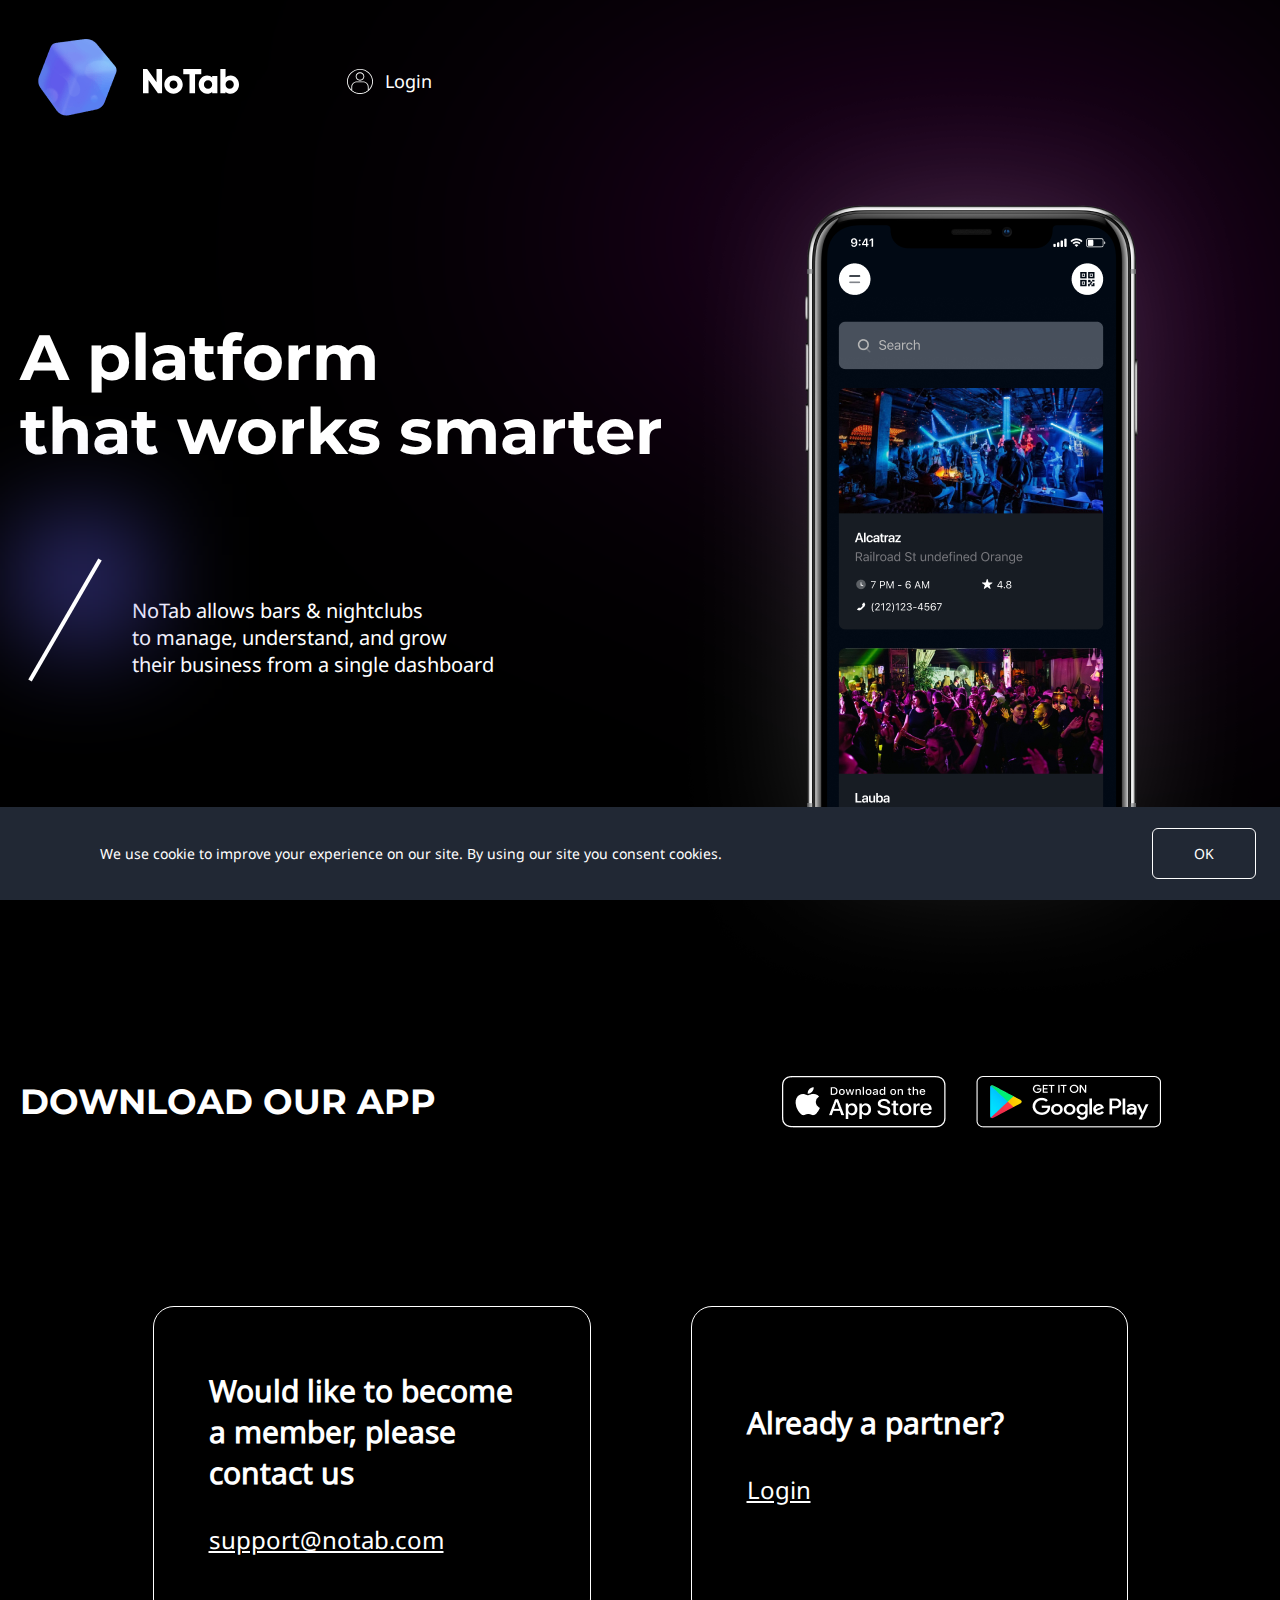
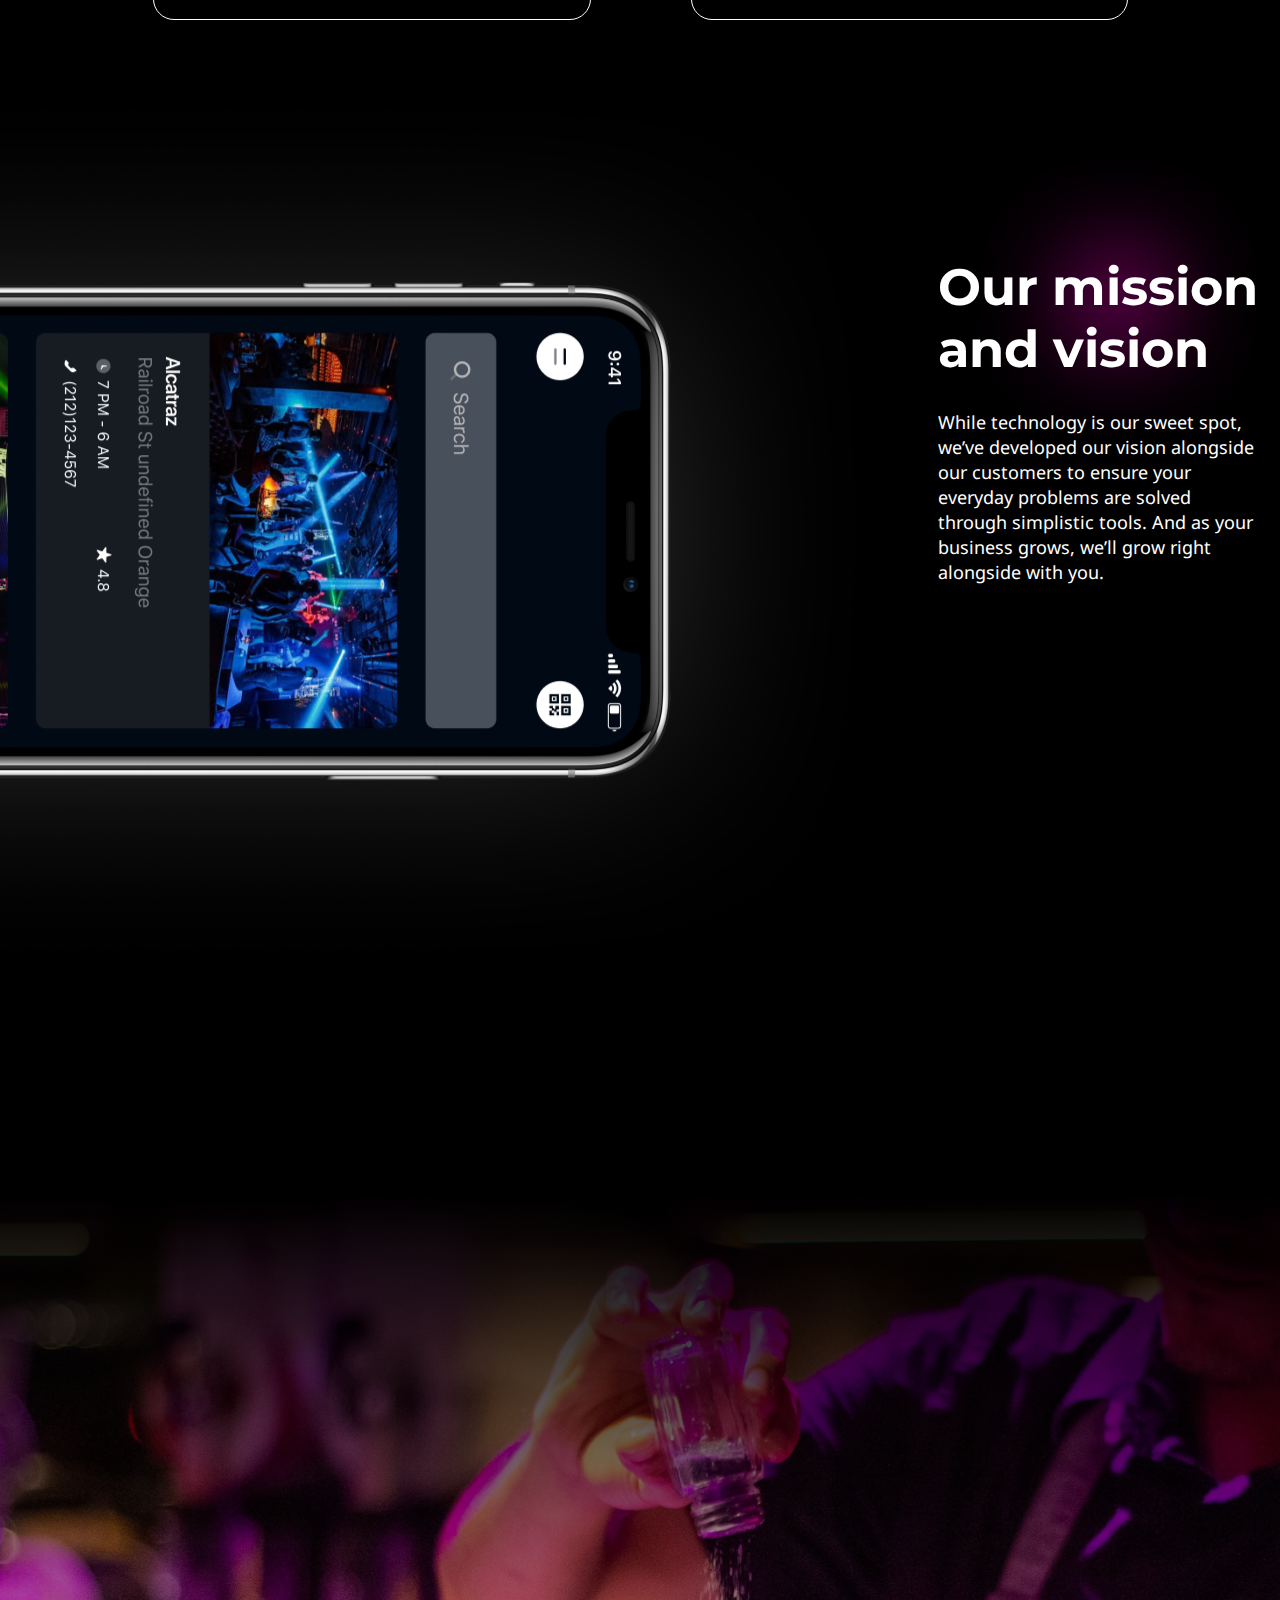
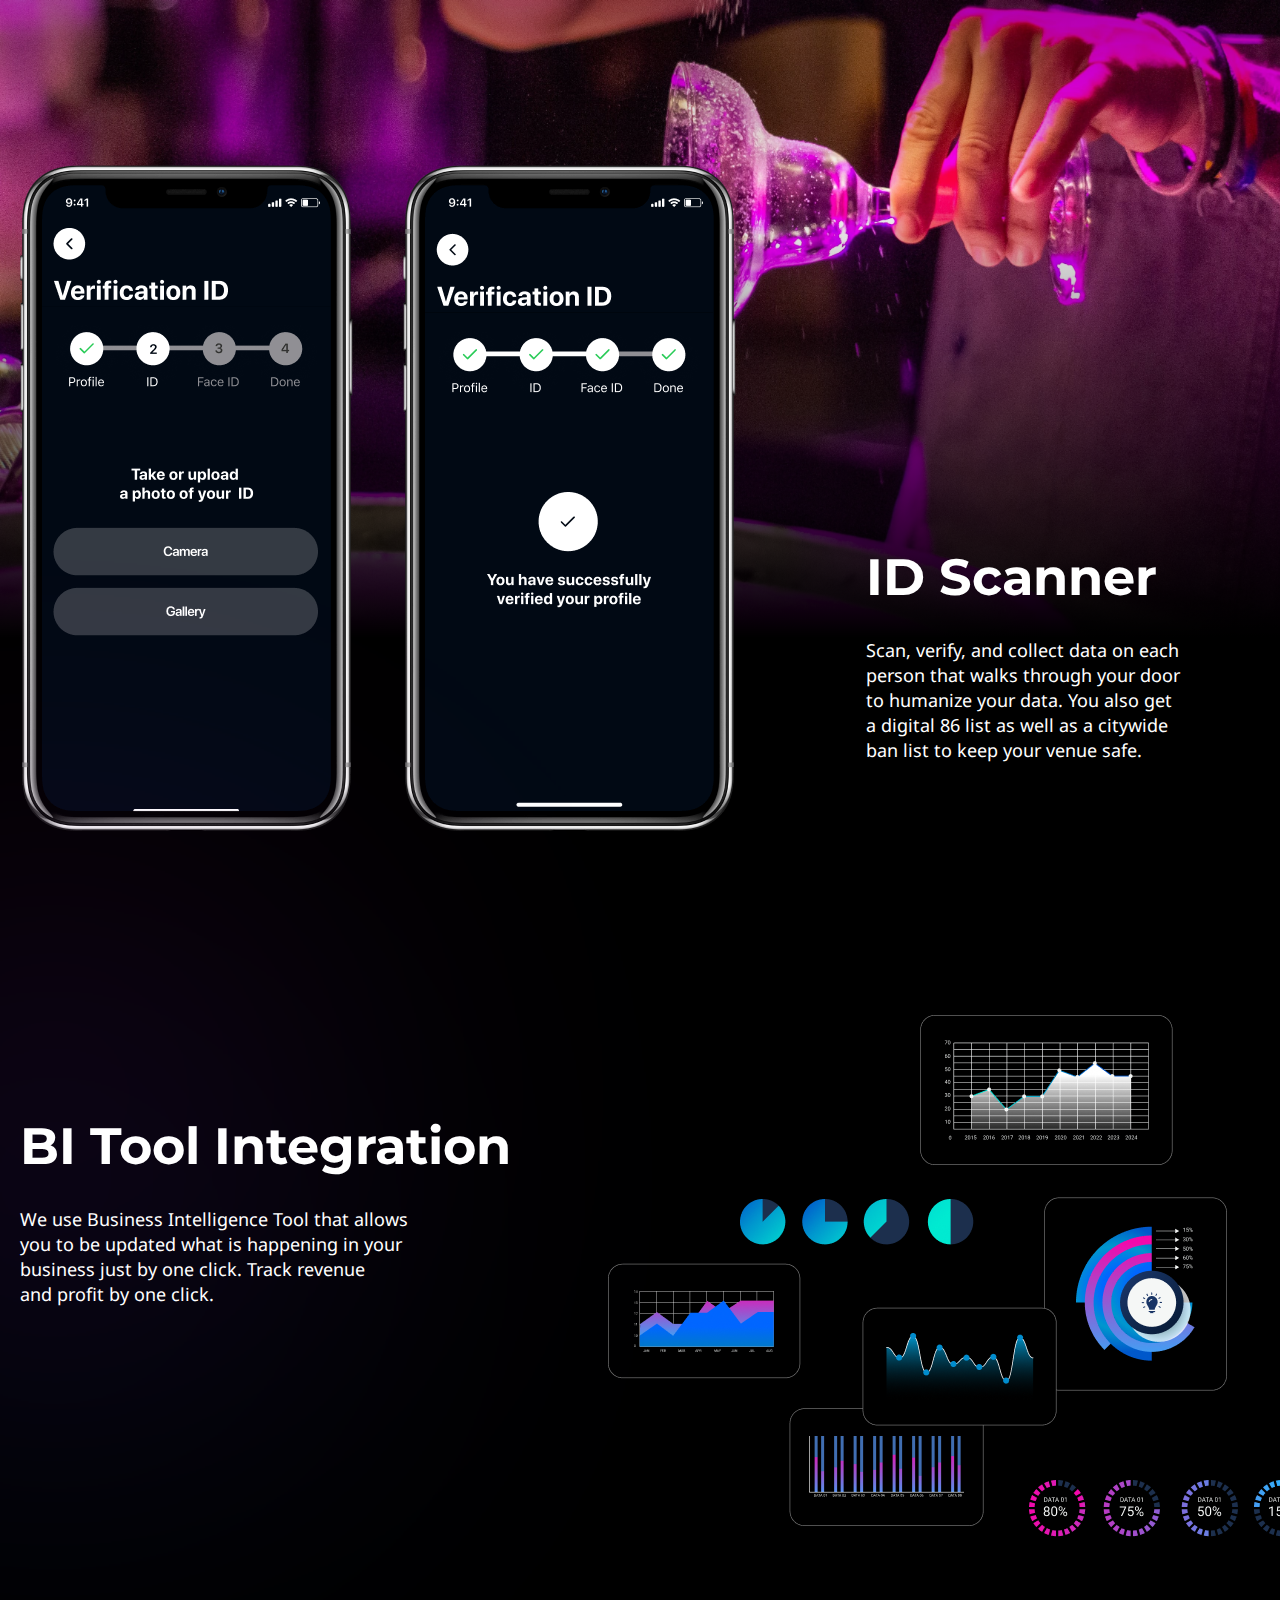
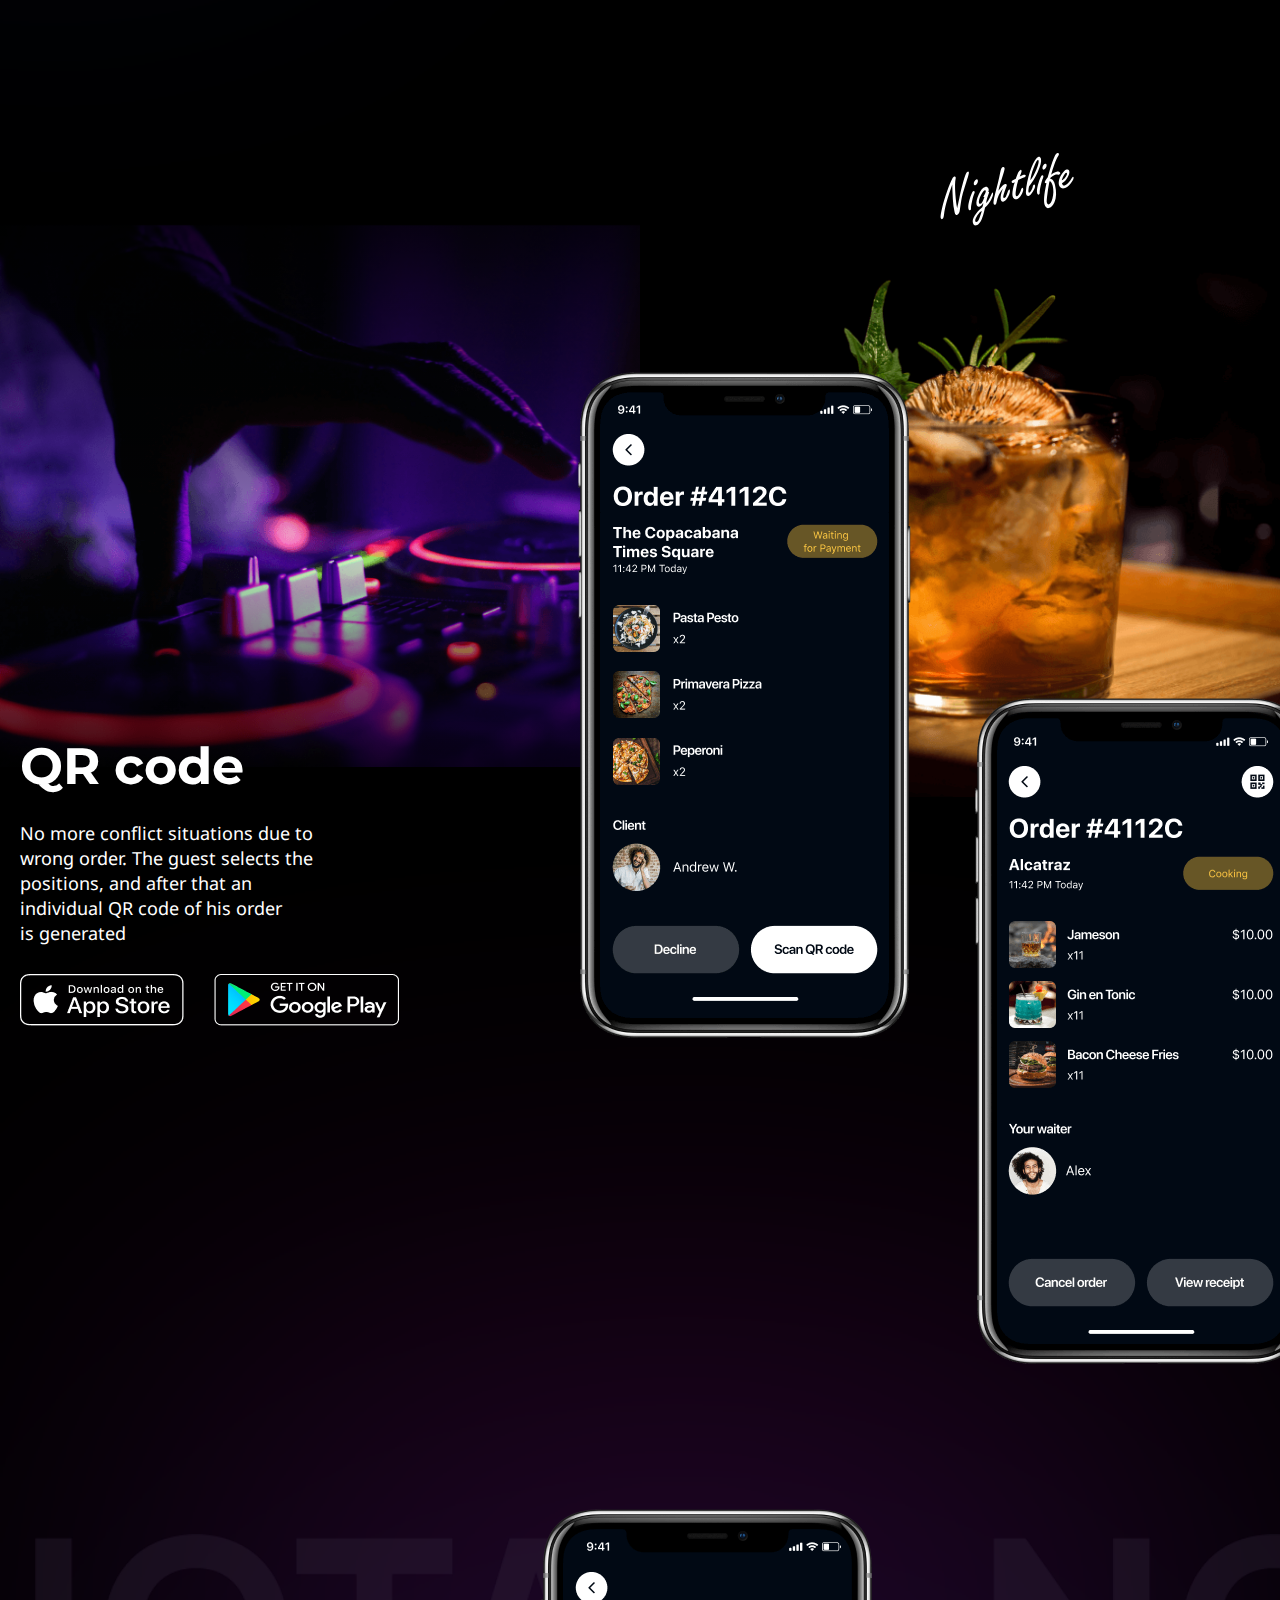
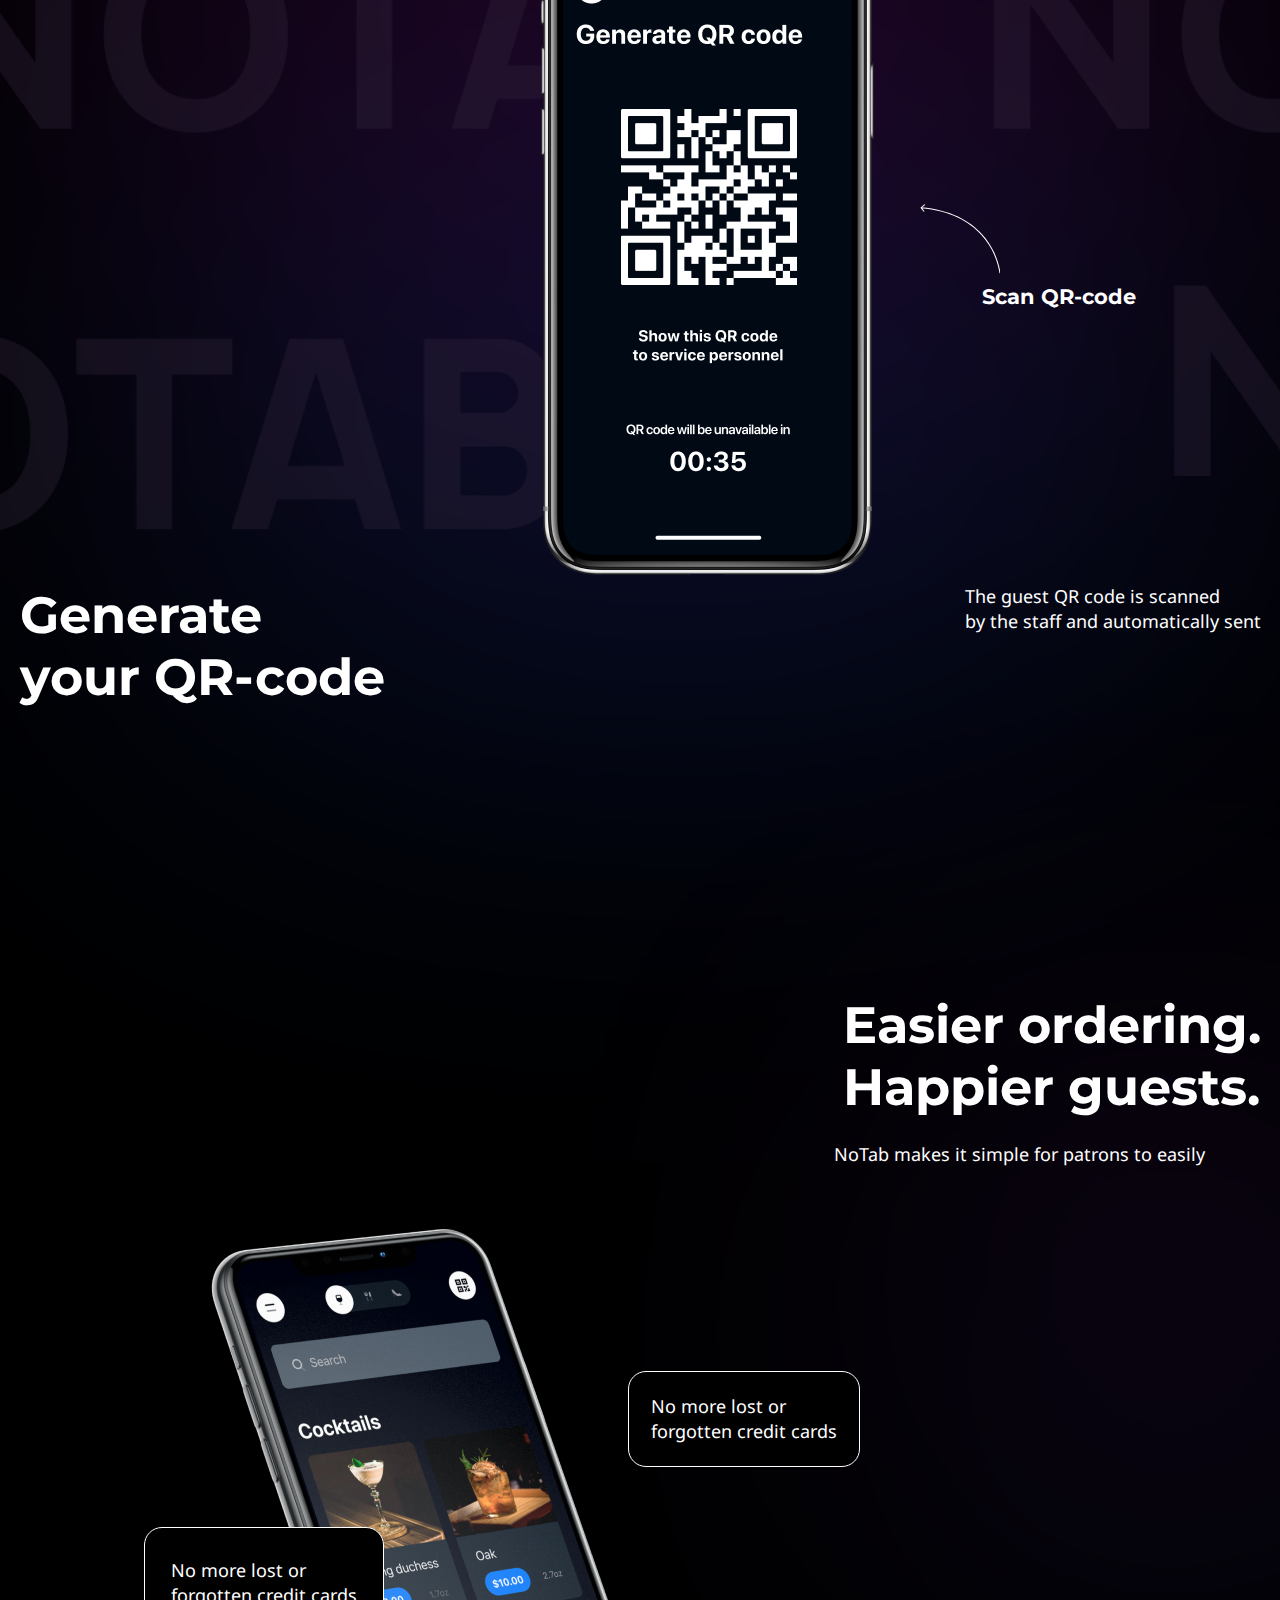
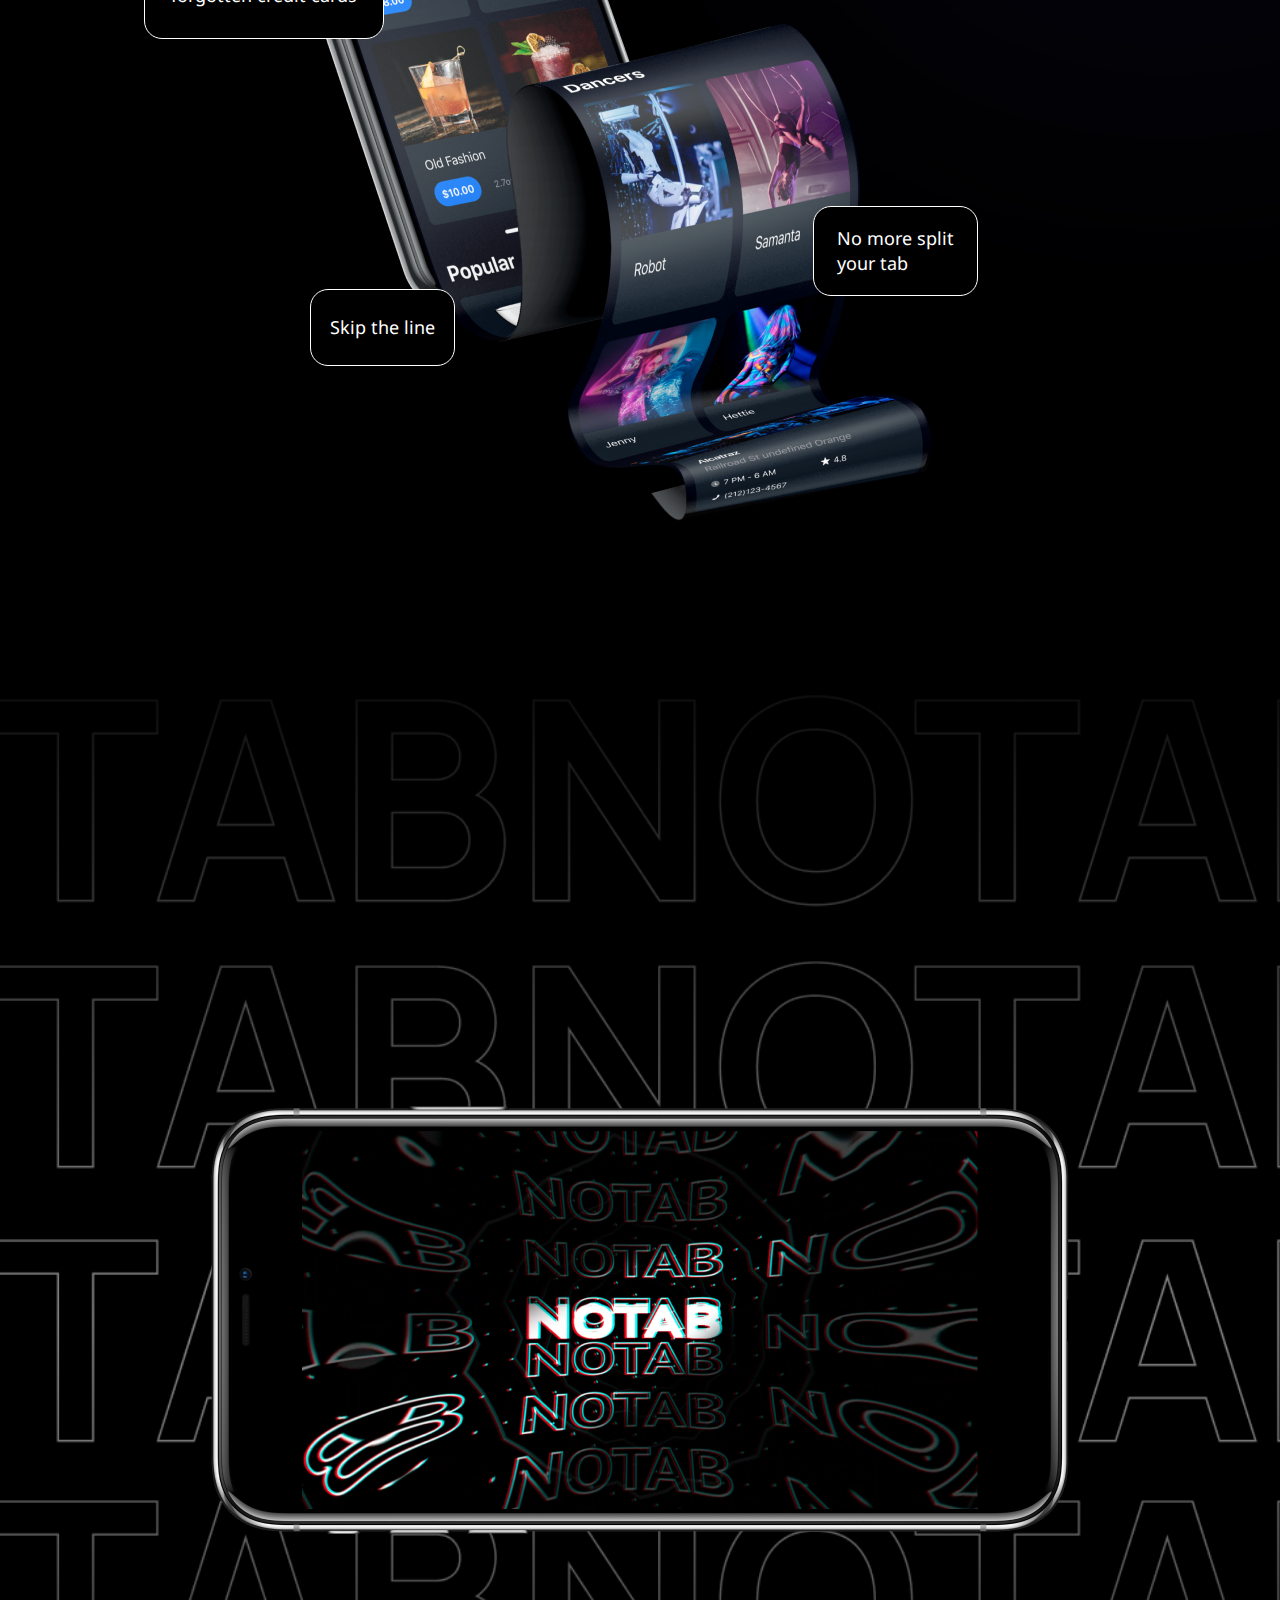
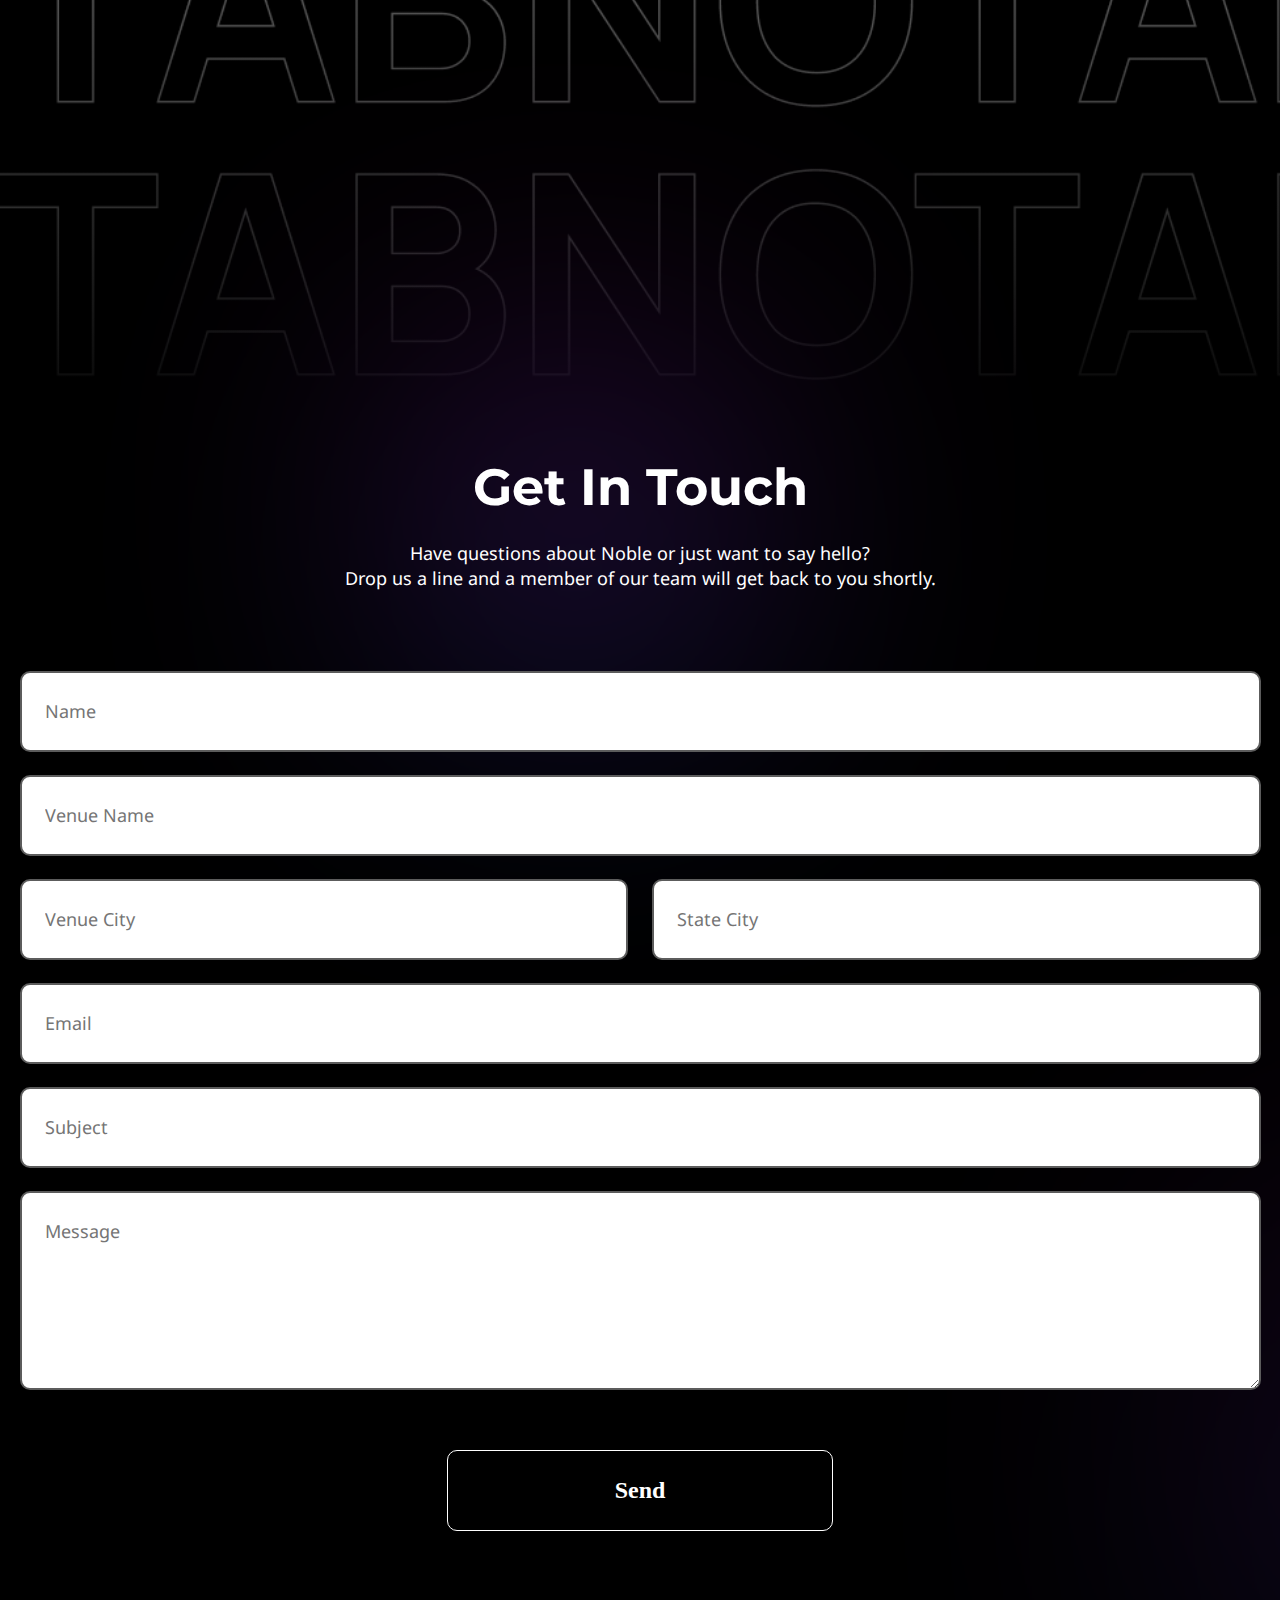
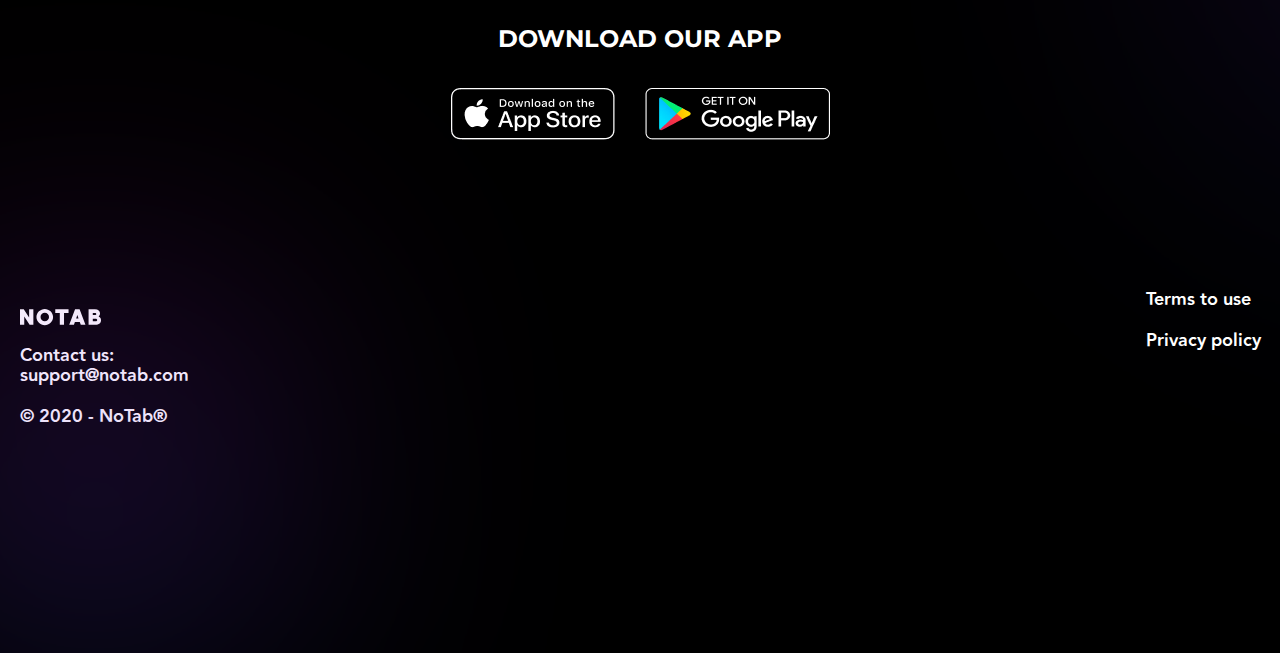
<file: index.html>
<!DOCTYPE html>
<html lang="en">
	<head>
		<meta charset="UTF-8">
		<meta http-equiv="X-UA-Compatible" content="IE=edge">
		<meta name="viewport" content="width=device-width, initial-scale=1.0, maximum-scale=1, user-scalable=0">
		<title>NoTab</title>
		<link rel="stylesheet" href="./Test-NoTab/css/style.css">
		<script src="./Test-NoTab/src/index.js" defer></script>
	</head>

	<body>
		<div class="container">
			<header class="header">
				<a href="!#" class="logo header-logo">
					<img src="./Test-NoTab/img/Cube.png" alt="Logotype" class="logo-img">

					<img src="./Test-NoTab/img/No-Tab-header.svg" alt="NoTab" class="logo-name">
				</a>

				<a href="!#" class="header-login">
					<img src="./Test-NoTab/img/person.svg" alt="Login-link">
					Login
				</a>
			</header>
		</div>

		<main>
			<section class="intro">
				<div class="container">
					<div class="intro-horizontal">
						<div class="intro-desc">
							<h1 class="intro-desc-title">
								A platform <br> that works smarter
							</h1>
	
							<p class="intro-desc-subtitle">
								NoTab allows bars & nightclubs <br> to manage, understand, and grow <br> their 
								business from a single dashboard
							</p>
						</div>

						<img src="./Test-NoTab/img/iphone-one.png" alt="Mobile application NoTab" class="intro-img">
					</div>
	
					<div class="appeal">
						<h2 class="appeal-title">DOWNLOAD OUR APP</h2>
	
						<div class="appeal-links">
							<a href="#!">
								<img src="./Test-NoTab/img/appstore-header.png" alt="download in the app-store" class="app-store">
							</a>
	
							<a href="#!">
								<img src="./Test-NoTab/img/google-play-header.png" alt="download in the google-play" class="google-play">
							</a>
						</div>
					</div>
				</div>
			</section>
			

			<div class="cookie-notice">
				<span class="cookie-notice-title">We use cookie to improve your experience on our site. By using our site you consent cookies. </span>

				<button class="cookie-notice-btn" type="button">OK</button>
			</div>

			<div class="card">
				
				<div class="container card-container">
					<div class="card-left">
						<span class="card-left-title">Would like to become <br> a member, please <br> contact us</span>
	
						<a href="#!" class="card-left-link">support@notab.com</a>	
					</div>
	
					<div class="card-right">
						<span class="card-right-title">Already a partner?</span>
	
						<a href="" class="card-right-link">Login</a>
					</div>
				</div>

			</div>

			<section class="mission">		
				<div class="container">
					<img src="./Test-NoTab/img/iphone-grou.png" alt="List of clubs" class="mission-img">

					<div class="mission-desc">
						<h2 class="mission-desc-title">Our mission and vision</h2>

						<p class="mission-desc-subtitle">While technology is our sweet spot, we’ve developed our vision alongside our customers to ensure your everyday problems are solved through simplistic tools. And as your business grows, we’ll grow right alongside with you. </p>
					</div>
				</div>			
			</section>

			<section class="scanner">
				<div class="container scanner-container">
					<div class="scanner-wrapper">
						<div class="scanner-wrapper-images">
							<img src="./Test-NoTab/img/Iphone-2.png" alt="In-app verification">

							<img src="./Test-NoTab/img/iphone-3.png" alt="In-app verification is successful">
						</div>

						<div class="scanner-wrapper-desc">
							<h2 class="scanner-wrapper-desc-title">ID Scanner</h2>

							<p class="scanner-wrapper-desc-subtitle">Scan, verify, and collect data on each person that walks through your door
								to humanize your data. You also get
								a digital 86 list as well as a citywide ban list to keep your venue safe.</p>
						</div>
					</div>
				</div>
			</section>

			<section class="integration">
				<div class="container integration-container">
					<div class="integration-desc">
						<h2 class="integration-desc-title">BI Tool Integration</h2>

						<p class="integration-desc-subtitle">
						We use Business Intelligence Tool that allows you to be updated what is happening in your business just by
						one click. Track revenue<br>and profit by one click.
						</p>
					</div>

					<div class="integration-pictures">
						<div class="integration-table-top">
							<img src="./Test-NoTab/img/table-top.png" alt="Table top" class="integration-img">
						</div>

						<div class="integration-circles-top circles-top">
							<img src="./Test-NoTab/img/circles-diagrama.png" alt="Circle diagram" class="integration-img-sm">
						</div>

						<div class="integration-table-right">
							<img src="./Test-NoTab/img/table-right.png" alt="Table right" class="integration-img">
						</div>

						<div class="integration-table-left">
							<img src="./Test-NoTab/img/table-left.png" alt="Table left" class="integration-img">
						</div>

						<div class="integration-table-center">
							<img src="./Test-NoTab/img/table-center.png" alt="Table center" class="integration-img">
						</div>

						<div class="integration-table-bottom">
							<img src="./Test-NoTab/img/table-bottom.png" alt="Table bottom" class="integration-img">
						</div>

						<div class="integration-circles-bottom">
							<img src="./Test-NoTab/img/circles-bottom.png" alt="Table center" class="integration-img-bg">
						</div>
					</div>
				</div>
			</section>

			<section class="qr-code">
				<div class="container qr-code-common">
					<div class="qr-code-desc">
						<h2 class="qr-code-desc-title">QR code</h2>

						<div class="qr-code-desc-subtitle">No more conflict situations due to wrong order. The guest selects the positions, and after that an individual QR code of his order <br>is generated</div>

						<div class="appeal qr-code-appeal">
							<div class="appeal-links">
								<a href="#!">
									<img src="./Test-NoTab/img/appstore-header.png" alt="download in the app-store" class="app-store">
								</a>
	
								<a href="#!">
									<img src="./Test-NoTab/img/google-play-header.png" alt="download in the google-play" class="google-play">
								</a>
							</div>
						</div>
					</div>

					<img src="./Test-NoTab/img/iphone-4.png" alt="Order waiting for payment" id="qr-img-one">

					<img src="./Test-NoTab/img/iphone-5.png" alt="Order cooking" id="qr-img-two">
				</div>
			</section>

			<section class="code-generation">
					<div class="container code-generation-container">
						<img src="./Test-NoTab/img/iphone-6.png" alt="Your individual QR code on your phone" class="code-generation-img">

						<span class="code-generation-span">Scan QR-code</span>

						<h2 class="code-generation-title">Generate your QR-code</h2>

						<p class="code-generation-subtitle">The guest QR code is scanned <br>
							by the staff and automatically sent</p>
					</div>
			</section>

			<section class="advantage">
				<div class="container advantage-container">
					<div class="advantage-desc">
						<h2 class="advantage-desc-title">
							Easier ordering. <br>
							Happier guests.
						</h2>

						<p class="advantage-desc-subtitle">
							NoTab makes it simple for patrons to easily
						</p>
					</div>

					<div class="advantage-card">
						<img src="./Test-NoTab/img/coctails.png" alt="Cocktail list">

						<div class="advantage-card-upper-left">
							<p class="advantage-card-subtitle">No more lost or <br>
								forgotten credit cards</p>
						</div>

						<div class="advantage-card-upper-right">
							<p class="advantage-card-subtitle">No more lost or <br>
								forgotten credit cards</p>
						</div>

						<div class="advantage-card-down-left">
							<p class="advantage-card-subtitle">Skip the line</p>
						</div>

						<div class="advantage-card-down-right">
							<p class="advantage-card-subtitle">No more split <br> your tab</p>
						</div>
					</div>
				</div>
			</section>

			<div class="demo">
				<div class="demo-images">
					<img src="./Test-NoTab/img/no-tab-img.png" alt="Phone screen" id="demo-images-external">

					<img src="./Test-NoTab/img/notab-sm.png" alt="Image with project name" id="demo-images-internal">
				</div>
			</div>

			<section class="feedback">
				<div class="container feedback-container">
					<h2 class="feedback-title">Get In Touch</h2>

					<p class="feedback-subtitle">
						Have questions about Noble or just want to say hello?<br> Drop us a line and a member of our team will get back to
						you shortly.
					</p>

					<form class="feedback-form">
							<input type="text" placeholder="Name">

							<input type="text"  placeholder="Venue Name">

							<div class="feedback-form-location">
							<input type="text" placeholder="Venue City">

							<input type="text" placeholder="State City">
							</div>

							<input type="email" placeholder="Email">

							<input type="text" placeholder="Subject">

							<textarea class="textarea int get-form__area" placeholder="Message"></textarea>
							
							<button type="submit" class="feedback-btn">Send</button>
					</form>

					<div class="appeal feedback-appeal">
						<h2 class="appeal-title feedback-appeal-title">DOWNLOAD OUR APP</h2>

						<div class="appeal-links feedback-appeal-links">
							<a href="#!">
								<img src="./Test-NoTab/img/appstore-header.png" alt="download in the app-store" class="app-store">
							</a>

							<a href="#!">
								<img src="./Test-NoTab/img/google-play-header.png" alt="download in the google-play" class="google-play">
							</a>
						</div>
					</div>
				</div>
			</section>
		</main>
		
	<footer class="footer">
		<div class="container footer-container">
			<div class="footer-left">
				<a class="footer-left-link" href="#">
					<img src="./Test-NoTab/img/No-Tab-footer.svg" alt="Footer logo">
				</a>

				<span class="footer-left-contact">Contact us: <br><a href="mailto:ex@yandex.ru">support@notab.com</a></span>

				<span class="footer-left-date">© 2020 - NoTab®</span>
			</div>

			<div class="footer-right">
				<a href="#" class="footer-right-link">Terms to use</a>

				<a href="#" class="footer-right-link">Privacy policy</a>
			</div>
		</div>
	</footer>

	</body>

 
</html>
</file>
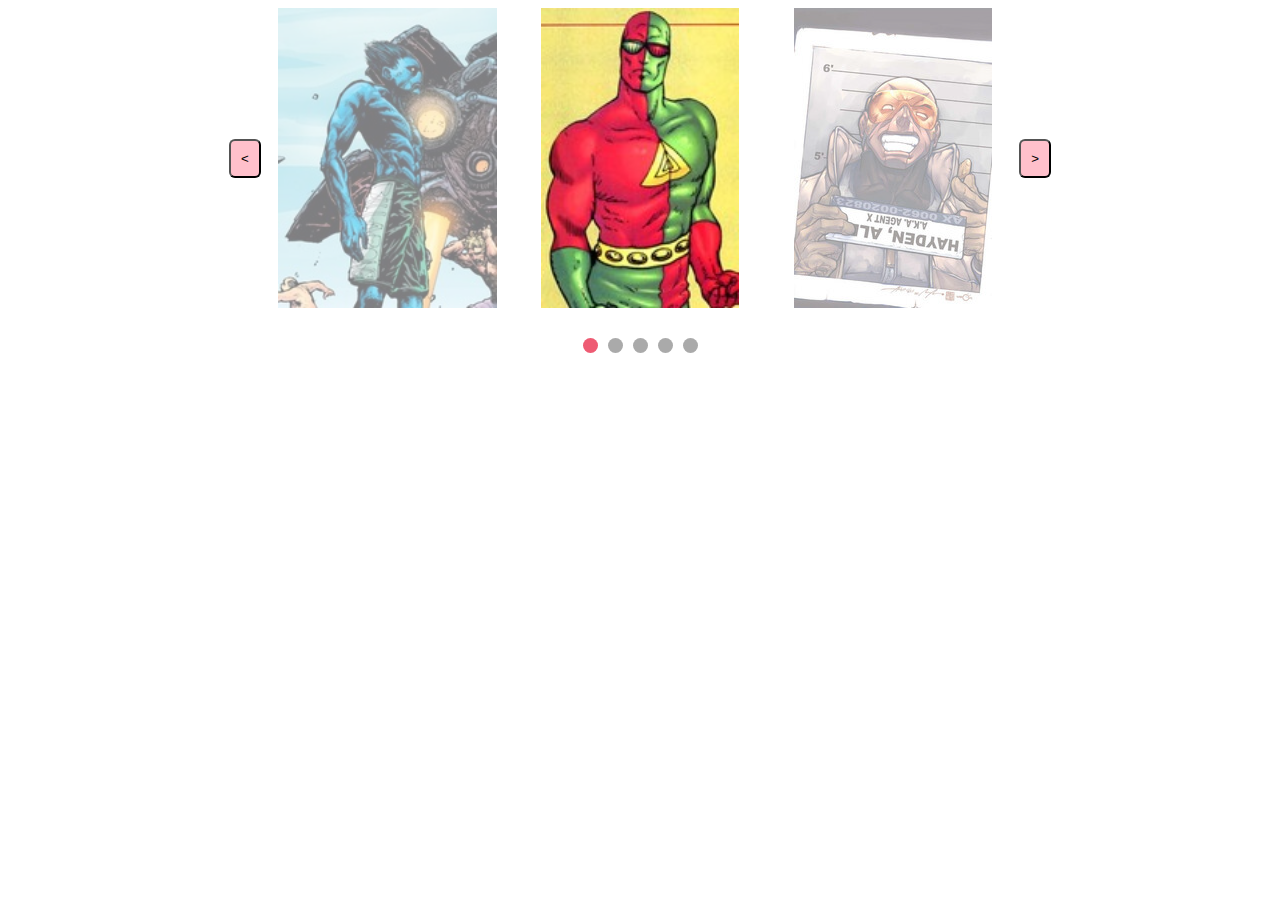
<file: slider.html>
<!DOCTYPE html>
<html lang="en">
<head>
	<meta charset="UTF-8">
	<meta http-equiv="X-UA-Compatible" content="IE=edge">
	<meta name="viewport" content="width=device-width, initial-scale=1.0">
	<link rel="stylesheet" href="./Slider/style.css">
	<script src="./Slider/main.js" defer></script>
	<title>Slider</title>
</head>

<body>
	<div class="slider">
		<button class="prev-btn btn"><</button>

		<div class="slider-container">
			<div class="slide">
				<img src="./Slider/img/3-d-man.jpg" alt="" class="slide-img">
			</div>

			<div class="slide">
				<img src="./Slider/img/agent_x.jpg" alt="" class="slide-img">
			</div>

			<div class="slide">
				<img src="./Slider/img/arcade.jpg" alt="" class="slide-img">
			</div>

			<div class="slide">
				<img src="./Slider/img/black_storm.jpg" alt="" class="slide-img">
			</div>

			<div class="slide">
				<img src="./Slider/img/ajax.jpg" alt="" class="slide-img">
			</div>

		</div>

		<button class="next-btn btn">></button>
	</div>

	<div class="dots">
		<span class="dot active"></span>
	</div>

</body>

</html>
</file>
<file: Test-NoTab/css/style.css>
*,
::before,
::after {
  box-sizing: border-box;
  border-style: solid;
  border-width: 0;
}

html {
  line-height: 1.15;
  -webkit-text-size-adjust: 100%;
  -webkit-tap-highlight-color: transparent;
}

body {
  margin: 0;
}

main {
  display: block;
}

p,
table,
blockquote,
address,
pre,
iframe,
form,
figure,
dl {
  margin: 0;
}

h1,
h2,
h3,
h4,
h5,
h6 {
  font-size: inherit;
  font-weight: inherit;
  margin: 0;
}

ul,
ol {
  margin: 0;
  padding: 0;
  list-style: none;
}

dt {
  font-weight: bold;
}

dd {
  margin-left: 0;
}

hr {
  box-sizing: content-box;
  height: 0;
  overflow: visible;
  border-top-width: 1px;
  margin: 0;
  clear: both;
  color: inherit;
}

pre {
  font-family: monospace, monospace;
  font-size: inherit;
}

address {
  font-style: inherit;
}

a {
  background-color: transparent;
  text-decoration: none;
  color: inherit;
}

abbr[title] {
  -webkit-text-decoration: underline dotted;
          text-decoration: underline dotted;
}

b,
strong {
  font-weight: bolder;
}

code,
kbd,
samp {
  font-family: monospace, monospace;
  font-size: inherit;
}

small {
  font-size: 80%;
}

sub,
sup {
  font-size: 75%;
  line-height: 0;
  position: relative;
  vertical-align: baseline;
}

sub {
  bottom: -0.25em;
}

sup {
  top: -0.5em;
}

svg,
img,
embed,
object,
iframe {
  vertical-align: bottom;
}

button,
input,
optgroup,
select,
textarea {
  -webkit-appearance: none;
  -moz-appearance: none;
       appearance: none;
  vertical-align: middle;
  color: inherit;
  font: inherit;
  background: transparent;
  padding: 0;
  margin: 0;
  border-radius: 0;
  text-align: inherit;
  text-transform: inherit;
}

button,
[type=button],
[type=reset],
[type=submit] {
  cursor: pointer;
}

button:disabled,
[type=button]:disabled,
[type=reset]:disabled,
[type=submit]:disabled {
  cursor: default;
}

:-moz-focusring {
  outline: auto;
}

select:disabled {
  opacity: inherit;
}

option {
  padding: 0;
}

fieldset {
  margin: 0;
  padding: 0;
  min-width: 0;
}

legend {
  padding: 0;
}

progress {
  vertical-align: baseline;
}

textarea {
  overflow: auto;
}

[type=number]::-webkit-inner-spin-button,
[type=number]::-webkit-outer-spin-button {
  height: auto;
}

[type=search] {
  outline-offset: -2px;
}

[type=search]::-webkit-search-decoration {
  -webkit-appearance: none;
}

::-webkit-file-upload-button {
  -webkit-appearance: button;
  font: inherit;
}

label[for] {
  cursor: pointer;
}

details {
  display: block;
}

summary {
  display: list-item;
}

[contenteditable]:focus {
  outline: auto;
}

table {
  border-color: inherit;
  border-collapse: collapse;
}

caption {
  text-align: left;
}

td,
th {
  vertical-align: top;
  padding: 0;
}

th {
  text-align: left;
  font-weight: bold;
}

@font-face {
  font-family: "Noto Sans";
  src: url("../fonts/NotoSans-Regular.woff2") format("woff2"), url("../fonts/NotoSans-Medium.woff2") format("woff2"), url("../fonts/NotoSans-Bold.woff2") format("woff2");
}
@font-face {
  font-family: "Montserrat";
  src: url("../fonts/Montserrat-Bold.woff2") format("woff2");
}
@font-face {
  font-family: "Avenir";
  src: url("../fonts/Avenir-Heavy.woff") format("woff");
}
html body {
  overflow-x: hidden;
}

.invalid {
  border-color: red;
}

body {
  color: #ffffff;
  background: black;
  font-family: "Noto Sans";
  overflow-x: hidden;
}

.container {
  max-width: 1241px;
  margin: 0 auto;
}

a:hover, button:hover {
  opacity: 0.3;
  transition: 500ms;
}

.header {
  margin-top: 23px;
  display: flex;
  align-items: center;
  gap: 108px;
}
.header-logo {
  display: flex;
  align-items: center;
  gap: 8px;
}
.header-login {
  display: flex;
  align-items: center;
  gap: 12px;
  font-weight: 500;
  font-size: 18px;
  line-height: 25px;
}

.intro {
  position: relative;
}
.intro::after {
  background: url(../img/Vector\ 3.png);
  content: "";
  width: 1000px;
  height: 800px;
  position: absolute;
  right: 0px;
  top: -100px;
  z-index: -2;
  filter: blur(150px);
}
.intro-horizontal {
  display: flex;
  justify-content: space-between;
  position: relative;
}
.intro-desc {
  margin-top: 181px;
  min-width: 52%;
}
.intro-desc-title {
  font-family: "Montserrat";
  font-style: normal;
  font-weight: 700;
  font-size: 64px;
  line-height: 1.15;
}
.intro-desc-subtitle {
  position: relative;
  padding-left: 112px;
  margin-top: 129px;
  font-size: 20px;
  font-weight: 400;
  line-height: 27px;
}
.intro-desc-subtitle::before {
  content: "";
  position: absolute;
  width: 125px;
  height: 125px;
  left: 0px;
  bottom: 45%;
  background: rgba(96, 92, 234, 0.5);
  filter: blur(50px);
}
.intro-desc-subtitle::after {
  position: absolute;
  content: "";
  width: 140px;
  height: 4px;
  background-color: #ffffff;
  transform: rotate(120deg);
  left: -25px;
  bottom: 70%;
}
.intro-img {
  top: -84px;
  position: relative;
  z-index: -1;
}

.appeal {
  margin-top: -30px;
  display: flex;
  align-items: center;
  justify-content: space-between;
}
.appeal-title {
  font-family: "Montserrat";
  font-style: normal;
  font-weight: 700;
  font-size: 35px;
  line-height: 70px;
}
.appeal-links {
  display: flex;
  gap: 30px;
  margin-right: 100px;
}

.cookie-notice {
  display: none;
  align-items: center;
  justify-content: space-between;
  margin-top: 25px;
  padding: 21px 24px 21px 100px;
  background-color: #212834;
  font-weight: 400;
  font-size: 14px;
  line-height: 19px;
  position: fixed;
  bottom: 0;
  width: 100%;
  z-index: 5;
}
.cookie-notice-btn {
  padding: 15px 41px 15px 41px;
  border: 1px solid #ffffff;
  border-radius: 6px;
}

.card {
  margin-top: 169px;
  font-weight: 700;
  font-size: 30px;
  line-height: 41px;
  display: flex;
  justify-content: space-around;
}
.card-container {
  display: flex;
  gap: 100px;
}
.card-left, .card-right {
  font-weight: 700;
  min-width: 40%;
  border: 1px solid #ffffff;
  border-radius: 21px;
  display: flex;
  flex-direction: column;
}
.card-left-link, .card-right-link {
  font-weight: 400;
  font-size: 24px;
  line-height: 33px;
  margin-top: 30px;
  text-decoration: underline;
}
.card-left {
  padding: 63px 77px 63px 55px;
}
.card-right {
  padding: 95px 123px 95px 55px;
}

.mission {
  margin-top: 236px;
  display: flex;
}
.mission-img {
  transform: translateX(-39%) translateY(-20%);
  position: absolute;
  z-index: -1;
}
.mission-desc {
  margin-left: auto;
  max-width: 26%;
}
.mission-desc-title {
  font-family: "Montserrat";
  font-size: 51px;
  font-weight: 700;
  line-height: 62px;
  position: relative;
}
.mission-desc-title::after {
  content: "";
  position: absolute;
  right: 100px;
  top: 0px;
  width: 85px;
  height: 85px;
  background: #F101BF;
  opacity: 0.7;
  filter: blur(50px);
  z-index: -1;
}
.mission-desc-subtitle {
  margin-top: 30px;
  font-weight: 400;
  font-size: 18px;
  line-height: 25px;
}

.scanner {
  background: linear-gradient(#000000 0.6%, rgba(0, 0, 0, 0) 57.17%, #000000 99.3%), url("../img/background-scaner.jpg");
  background-repeat: no-repeat;
  background-size: cover;
  height: 1060px;
  position: relative;
}
.scanner-container {
  margin-top: 600px;
}
.scanner-wrapper {
  display: flex;
  justify-content: space-between;
  align-items: flex-end;
  gap: 130px;
  position: absolute;
  margin-top: 580px;
}
.scanner-wrapper-images {
  display: flex;
  gap: 50px;
}
.scanner-wrapper-desc {
  max-width: 27%;
  padding-bottom: 70px;
  max-width: 318px;
}
.scanner-wrapper-desc-title {
  font-family: "Montserrat";
  font-size: 51px;
  font-weight: 700;
  line-height: 62px;
}
.scanner-wrapper-desc-subtitle {
  margin-top: 30px;
  font-weight: 400;
  font-size: 18px;
  line-height: 25px;
}

.integration {
  margin-top: 470px;
  padding-bottom: 375px;
}
.integration-container {
  position: relative;
}
.integration-desc {
  padding-bottom: 70px;
  max-width: 495px;
  position: relative;
  z-index: 4;
}
.integration-desc::before {
  content: "";
  width: 420px;
  height: 420px;
  opacity: 0.2;
  background: linear-gradient(#F101BF 0%, #0066FF 100%);
  filter: blur(220px);
  position: absolute;
  z-index: -1;
  right: 250px;
  bottom: 0px;
}
.integration-desc-title {
  font-family: "Montserrat";
  font-size: 51px;
  font-weight: 700;
  line-height: 62px;
}
.integration-desc-subtitle {
  margin-top: 30px;
  font-size: 18px;
  line-height: 25px;
  font-weight: 400;
  max-width: 390px;
}

.integration-pictures {
  width: 703px;
  height: 522px;
  position: absolute;
  right: -50px;
  top: -100px;
  z-index: 2;
}
.integration-pictures .integration-table-top {
  right: 138px;
  top: 0;
}
.integration-pictures .integration-circles-top {
  top: 184px;
  left: 132px;
}
.integration-pictures .integration-table-right {
  right: 84px;
  top: 182px;
}
.integration-pictures .integration-table-left {
  left: 0;
  bottom: 158px;
}
.integration-pictures .integration-table-center {
  bottom: 111px;
  left: 254px;
  z-index: 4;
}
.integration-pictures .integration-table-bottom {
  bottom: 11px;
  left: 181px;
}
.integration-pictures .integration-circles-bottom {
  right: 0;
  bottom: 0;
}

.integration-pictures > div {
  position: absolute;
}

.qr-code {
  background: linear-gradient(#000000 0.6%, rgba(0, 0, 0, 0) 57.17%, #000000 99.3%), url(../img/background-nightlife.png), url(../img/background-qr-code.png);
  background-repeat: no-repeat;
  background-position: left, right;
  background-size: 55%, 50%;
  height: 682px;
  position: relative;
}
.qr-code::before {
  background: url(../img/Nightlife.svg);
  background-repeat: no-repeat;
  content: "";
  width: 140px;
  height: 80px;
  position: absolute;
  right: 200px;
}
.qr-code-common {
  position: relative;
}
.qr-code-desc {
  margin-top: 47%;
  max-width: 25%;
  position: absolute;
}
.qr-code-desc-title {
  font-family: "Montserrat";
  font-size: 51px;
  font-weight: 700;
  line-height: 62px;
}
.qr-code-desc-subtitle {
  font-weight: 400;
  font-size: 18px;
  line-height: 25px;
  margin-top: 24px;
  margin-bottom: 58px;
}
.qr-code #qr-img-one {
  top: 220px;
  position: absolute;
  left: 45%;
}
.qr-code #qr-img-two {
  position: absolute;
  margin-top: 546px;
  left: 77%;
  right: 20%;
}

.code-generation {
  background: url(../img/background-no-tab.png);
  background-repeat: no-repeat;
  background-size: cover;
  margin-top: 700px;
  min-height: 600px;
}
.code-generation-container {
  position: relative;
}
.code-generation-container::after {
  content: "";
  width: 1000px;
  height: 950px;
  opacity: 0.2;
  background: linear-gradient(#F101BF 0%, #0066FF 100%);
  filter: blur(250px);
  position: absolute;
  z-index: -1;
  top: -200px;
  left: 160px;
}
.code-generation-container::before {
  background: url(../img/Arrow\ 1.svg);
  content: "";
  width: 80px;
  height: 80px;
  position: absolute;
  background-repeat: no-repeat;
  right: 21%;
  top: 270px;
}
.code-generation-img {
  position: absolute;
  left: 42%;
  top: -25px;
}
.code-generation-span {
  font-family: "Montserrat";
  font-style: normal;
  font-weight: 700;
  font-size: 21px;
  line-height: 26px;
  position: absolute;
  right: 10%;
  top: 350px;
}
.code-generation-title {
  font-family: "Montserrat";
  font-size: 51px;
  font-weight: 700;
  line-height: 62px;
  position: absolute;
  margin-top: 650px;
  width: 30%;
}
.code-generation-subtitle {
  font-family: "Noto Sans";
  font-style: normal;
  font-weight: 400;
  font-size: 18px;
  line-height: 25px;
  margin-top: 24px;
  position: absolute;
  right: 0;
  margin-top: 650px;
}

.advantage {
  margin-top: 460px;
  position: relative;
}
.advantage::after {
  content: "";
  width: 220px;
  height: 267px;
  opacity: 0.5;
  background: linear-gradient(#F101BF 0%, #0066FF 100%);
  filter: blur(250px);
  position: absolute;
  top: 200px;
  right: 0px;
  z-index: -1;
}
.advantage-desc {
  display: flex;
  flex-direction: column;
  justify-content: center;
  align-items: flex-end;
  position: relative;
}
.advantage-desc-title {
  font-family: "Montserrat";
  font-size: 51px;
  font-weight: 700;
  line-height: 62px;
}
.advantage-desc-subtitle {
  font-weight: 400;
  font-size: 18px;
  line-height: 25px;
  margin-top: 24px;
  padding-right: 56px;
}
.advantage-card {
  margin-left: 100px;
  display: flex;
  position: relative;
  max-width: 870px;
}
.advantage-card-subtitle {
  font-weight: 400;
  font-size: 18px;
  line-height: 25px;
}
.advantage-card-upper-left {
  padding: 30px 26px;
  background-color: #000000;
  border: 1px solid #ffffff;
  border-radius: 18px;
  position: absolute;
  top: 360px;
  left: 24px;
}
.advantage-card-upper-right {
  padding: 22px;
  background-color: #000000;
  border: 1px solid #ffffff;
  border-radius: 18px;
  position: absolute;
  top: 204px;
  right: 130px;
}
.advantage-card-down-left {
  padding: 25px 19px;
  background-color: #000000;
  border: 1px solid #ffffff;
  border-radius: 18px;
  position: absolute;
  bottom: 240px;
  left: 190px;
}
.advantage-card-down-right {
  padding: 19px 23px;
  background-color: #000000;
  border: 1px solid #ffffff;
  border-radius: 18px;
  position: absolute;
  bottom: 310px;
  right: 12px;
}

.demo {
  background: linear-gradient(#000000 0%, rgba(0, 0, 0, 0) 49.48%, #000000 100%), url(../img/Group\ 441.png);
  background-repeat: no-repeat;
  background-size: cover;
  position: relative;
  height: 1450px;
}
.demo-images {
  display: flex;
  align-items: center;
  justify-content: center;
  padding-top: 500px;
}
.demo-images #demo-images-external {
  position: relative;
}
.demo-images #demo-images-internal {
  position: absolute;
}
.demo::after {
  content: "";
  width: 250px;
  height: 250px;
  opacity: 0.5;
  background: linear-gradient(#F101BF 0%, #0066FF 100%);
  filter: blur(170px);
  position: absolute;
  left: 450px;
  bottom: -200px;
}

.feedback {
  position: relative;
}
.feedback:after {
  content: "";
  width: 260px;
  height: 340px;
  opacity: 0.4;
  background: linear-gradient(#F101BF 0%, #0066FF 100%);
  filter: blur(220px);
  position: absolute;
  z-index: -1;
  top: 850px;
  right: -300px;
}
.feedback-title {
  margin: 0;
  margin-bottom: 23px;
  text-align: center;
  position: relative;
  font-family: "Montserrat";
  font-size: 51px;
  font-weight: 700;
  line-height: 62px;
}
.feedback-subtitle {
  text-align: center;
  font-weight: 400;
  font-size: 18px;
  line-height: 25px;
  max-width: 600px;
  margin: 0 auto;
  margin-bottom: 80px;
}
.feedback-form {
  margin-bottom: 91px;
}
.feedback-form input {
  color: #000000;
  background: #FFFFFF;
  border-radius: 10px;
  font-family: inherit;
  border: 2px solid #5C5C5C;
  padding: 26px 23px;
  font-weight: 400;
  font-size: 18px;
  line-height: 25px;
  width: 100%;
  margin-bottom: 23px;
}
.feedback-form textarea {
  color: #000000;
  background: #FFFFFF;
  border-radius: 10px;
  font-family: inherit;
  border: 2px solid #5C5C5C;
  padding: 26px 23px;
  font-weight: 400;
  font-size: 18px;
  line-height: 25px;
  width: 100%;
  min-height: 199px;
}
.feedback-form-location {
  display: flex;
  gap: 24px;
}
.feedback .feedback-form input.error,
.feedback .feedback-form textarea.error {
  border: 2px solid red;
}
.feedback-btn {
  font-family: "inherit";
  font-style: normal;
  font-weight: 700;
  font-size: 24px;
  line-height: 29px;
  display: block;
  margin: 0 auto;
  margin-top: 60px;
  border: 1px solid #FFFFFF;
  border-radius: 10px;
  color: #fff;
  padding: 25px 167px;
  text-align: center;
}
.feedback-appeal {
  display: flex;
  align-items: center;
  flex-direction: column;
  margin-top: 91px;
}
.feedback-appeal-title {
  font-size: 24px;
  line-height: 33px;
  margin-bottom: 33px;
}
.feedback-appeal-links {
  margin-right: 0;
}

.footer {
  font-family: "Avenir";
  font-style: normal;
  font-weight: 800;
  font-size: 18px;
  line-height: 1.15;
  margin-top: 140px;
  margin-bottom: 200px;
}
.footer-container {
  display: flex;
  justify-content: space-between;
}
.footer-left {
  display: flex;
  flex-direction: column;
  margin: 15px 0;
  position: relative;
}
.footer-left::before {
  content: "";
  width: 250px;
  height: 250px;
  opacity: 0.5;
  background: linear-gradient(#F101BF 0%, #0066FF 100%);
  filter: blur(170px);
  position: absolute;
  left: -50px;
  top: 50px;
}
.footer-right {
  display: flex;
  flex-direction: column;
}

.footer-left > * {
  margin: 10px 0px;
}

.footer-right > * {
  margin: 10px 0px;
}

@media (max-width: 441px) {
  .container {
    max-width: 345px;
  }
  .phone-transfer::after {
    display: inline;
  }
  br {
    content: " ";
  }
  br::after {
    content: " ";
  }
  .header {
    justify-content: space-between;
  }
  .header-login {
    font-size: 14px;
    display: inline-block;
    position: relative;
  }
  .header-login img {
    display: none;
  }
  .header-login::after {
    content: "";
    position: absolute;
    bottom: -2px;
    left: 0;
    width: 100%;
    border-bottom: 1px solid;
  }
  .header .logo-img {
    width: 52px;
    height: 52px;
  }
  .header .logo-name {
    width: 47px;
    height: 12px;
  }
  .intro-desc {
    min-width: 75%;
  }
  .intro-desc-title {
    font-size: 35px;
  }
  .intro-desc-subtitle {
    font-size: 16px;
    margin-top: 24px;
    padding-left: 0;
    line-height: 22px;
    max-width: 240px;
  }
  .intro-desc-subtitle::after {
    display: none;
  }
  .intro-img {
    width: 550px;
    left: -100px;
    height: 650px;
    top: 10px;
  }
  .appeal {
    margin-top: 0;
  }
  .appeal-title {
    font-size: 24px;
    line-height: 29px;
  }
  .appeal-links {
    margin-top: 34px;
    display: flex;
    align-items: center;
    align-items: flex-start;
    flex-direction: column;
  }
  .appeal-links .app-store {
    width: 112%;
  }
  .appeal-title {
    font-size: 24px;
    line-height: 29px;
  }
  .card {
    margin-top: 115px;
  }
  .card-container {
    flex-direction: column;
    gap: 0;
  }
  .card-left {
    font-size: 24px;
    padding: 40px 54px 40px 33px;
  }
  .card-right {
    font-size: 24px;
    padding: 40px 50px 40px 33px;
  }
  .mission {
    margin-top: 100px;
    display: block;
    position: relative;
  }
  .mission-img {
    transform: none;
    transform: rotate(270deg);
    top: 410px;
    left: -63px;
    width: 500px;
  }
  .mission-desc {
    margin-left: 0;
    max-width: 100%;
  }
  .mission-desc-title {
    font-size: 24px;
  }
  .mission-desc-title::after {
    left: 0;
    top: 0;
  }
  .mission-desc-subtitle {
    font-size: 16px;
    max-width: 300px;
  }
  .scanner {
    height: 260px;
    margin-top: 690px;
  }
  .scanner-container {
    margin-top: 100px;
  }
  .scanner-wrapper {
    flex-direction: column;
    display: flex;
    align-items: center;
    gap: 30px;
    margin-top: 195px;
  }
  .scanner-wrapper-images {
    position: absolute;
    top: 203px;
    flex-direction: column;
    gap: 30px;
    width: 80%;
  }
  .scanner-wrapper-desc {
    max-width: 100%;
    padding-bottom: 0;
  }
  .scanner-wrapper-desc-title {
    font-size: 24px;
  }
  .scanner-wrapper-desc-subtitle {
    font-size: 16px;
    margin-top: 0px;
    max-width: 350px;
  }
  .integration {
    margin-top: 1450px;
  }
  .integration-desc-title {
    font-size: 24px;
    line-height: 29px;
  }
  .integration-desc-subtitle {
    font-size: 16px;
    line-height: 22px;
  }
  .integration-desc::before {
    display: none;
  }
  .integration-pictures {
    width: 470px;
    height: 322px;
    top: 250px;
    position: absolute;
    z-index: 2;
  }
  .integration-pictures .integration-table-top {
    right: auto;
    left: 40px;
    top: 180px;
    bottom: auto;
  }
  .integration-pictures .integration-circles-top {
    top: 40px;
    left: 70px;
    right: auto;
    bottom: auto;
  }
  .integration-pictures .integration-table-right {
    right: 30px;
    top: -60px;
    left: auto;
    bottom: auto;
  }
  .integration-pictures .integration-table-left {
    display: none;
  }
  .integration-pictures .integration-table-center {
    bottom: auto;
    top: auto;
    right: auto;
    left: 190px;
  }
  .integration-pictures .integration-table-bottom {
    left: 90px;
    top: 92px;
    right: auto;
    bottom: auto;
  }
  .integration-pictures .integration-circles-bottom {
    right: 0;
    bottom: 70px;
    left: auto;
    top: auto;
  }
  .integration-img {
    width: 130px;
  }
  .integration-img-bg {
    width: 240px;
  }
  .integration-img-sm {
    width: 110px;
  }
  .qr-code {
    background-image: url(../img/background-qr-code.png), url(../img/background-nightlife.png);
    background-repeat: no-repeat;
    background-size: 100%, 90%;
    background-position: top, 60px bottom;
    height: 940px;
  }
  .qr-code-appeal {
    margin-left: 40px;
  }
  .qr-code::before {
    top: 750px;
    right: auto;
    margin-left: 30px;
    background-size: 65%;
  }
  .qr-code-desc {
    margin-top: 57%;
    max-width: 100%;
  }
  .qr-code-desc-title {
    font-size: 24px;
    line-height: 29px;
  }
  .qr-code-desc-subtitle {
    font-size: 16px;
    line-height: 22px;
    margin-top: 36px;
    max-width: 310px;
  }
  .qr-code #qr-img-one {
    left: 10%;
    top: 840px;
    width: 82%;
  }
  .qr-code #qr-img-two {
    margin-top: 1500px;
    left: 10%;
    width: 82%;
  }
  .code-generation {
    margin-top: 1650px;
    min-height: 170px;
  }
  .code-generation-img {
    left: 25%;
    width: 181px;
    top: -120px;
  }
  .code-generation-container::after {
    width: 300px;
    height: 300px;
    opacity: 0.2;
    background: linear-gradient(#F101BF 0%, #0066FF 100%);
    filter: blur(70px);
    position: absolute;
    z-index: -1;
    top: -40px;
    left: 44px;
  }
  .code-generation-container::before {
    right: 0;
    top: 200px;
    transform: rotate(32deg);
  }
  .code-generation-span {
    font-size: 18px;
    right: 5%;
    top: 305px;
  }
  .code-generation-title {
    font-size: 24px;
    top: -370px;
    margin-top: 0;
    width: 100%;
  }
  .code-generation-subtitle {
    font-size: 16px;
    left: 0;
    margin-top: 0;
    top: -290px;
    max-width: 250px;
  }
  .advantage {
    margin-top: 290px;
  }
  .advantage::after {
    width: 260px;
    right: -200px;
  }
  .advantage-desc {
    display: block;
    width: 111%;
  }
  .advantage-desc-title {
    font-size: 24px;
    line-height: 29px;
  }
  .advantage-desc-subtitle {
    font-size: 16px;
    line-height: 22px;
  }
  .advantage-card {
    margin-top: 140px;
    margin-left: 0;
  }
  .advantage-card-subtitle {
    width: 143px;
  }
  .advantage-card img {
    width: 360px;
  }
  .advantage-card-upper-left {
    padding: 13px 13px;
    bottom: auto;
    right: auto;
    border-radius: 10px;
    top: -80px;
    left: 35px;
  }
  .advantage-card-upper-right {
    padding: 13px 13px;
    bottom: auto;
    right: 0;
    top: 10px;
    border-radius: 10px;
    left: auto;
  }
  .advantage-card-down-left {
    padding: 13px 0px 13px 13px;
    bottom: 50px;
    right: auto;
    top: auto;
    border-radius: 10px;
    left: 10px;
  }
  .advantage-card-down-right {
    bottom: -60px;
    right: 0;
    top: auto;
    left: auto;
    border-radius: 10px;
    padding: 13px 19px;
  }
  .advantage-card-subtitle {
    font-size: 14px;
    line-height: 16px;
  }
  .demo {
    display: none;
  }
  .feedback {
    margin-top: 150px;
  }
  .feedback::after {
    width: 250px;
    height: 250px;
    opacity: 0.4;
    background: linear-gradient(#F101BF 0%, #0066FF 100%);
    filter: blur(120px);
    z-index: -1;
    top: 0px;
    right: auto;
  }
  .feedback-form-location {
    display: block;
  }
  .feedback-title {
    font-size: 24px;
    line-height: 29px;
  }
  .feedback-subtitle {
    font-size: 16px;
    line-height: 22px;
    max-width: 320px;
  }
  .feedback-btn {
    padding: 25px 140px;
  }
  .footer {
    overflow: hidden;
    margin-bottom: 0;
    margin-top: 70px;
  }
  .footer-container {
    display: flex;
    align-items: center;
    flex-direction: column;
    justify-content: center;
    text-align: center;
  }
  .footer-left {
    order: 1;
    margin-top: 60px;
  }
  .footer-left::before {
    content: "";
    width: 230px;
    height: 230px;
    opacity: 0.5;
    background: linear-gradient(#F101BF 0%, #0066FF 100%);
    filter: blur(130px);
    position: absolute;
    bottom: -160px;
  }
  .cookie-notice {
    padding: 22px 15px 22px 15px;
  }
  .cookie-notice-title {
    padding-right: 30px;
  }
}/*# sourceMappingURL=style.css.map */
</file>
<file: Slider/style.css>
.slider {
	display: flex;
	align-items: center;
    justify-content: center;
}

.slider-container {
	display: flex;
	width: 60%;
	overflow: hidden;
}

.slide-img {
	height: 300px;
}
  
.slide {
	display: flex;
	justify-content: space-around;
	flex: 0 0;
}

.btn {
	background: pink;
	border-radius: 6px;
	padding: 10px;
}

.dots {
	display: flex;
	justify-content: center;
	margin-top: 30px;
}

.dot {
	width: 15px;
	height: 15px;
	margin: 0 5px;
	border-radius: 50%;
	background-color: #aaa;
	cursor: pointer;
	border: none;
}

.active {
	background-color: rgb(238, 91, 115);
}
</file>
